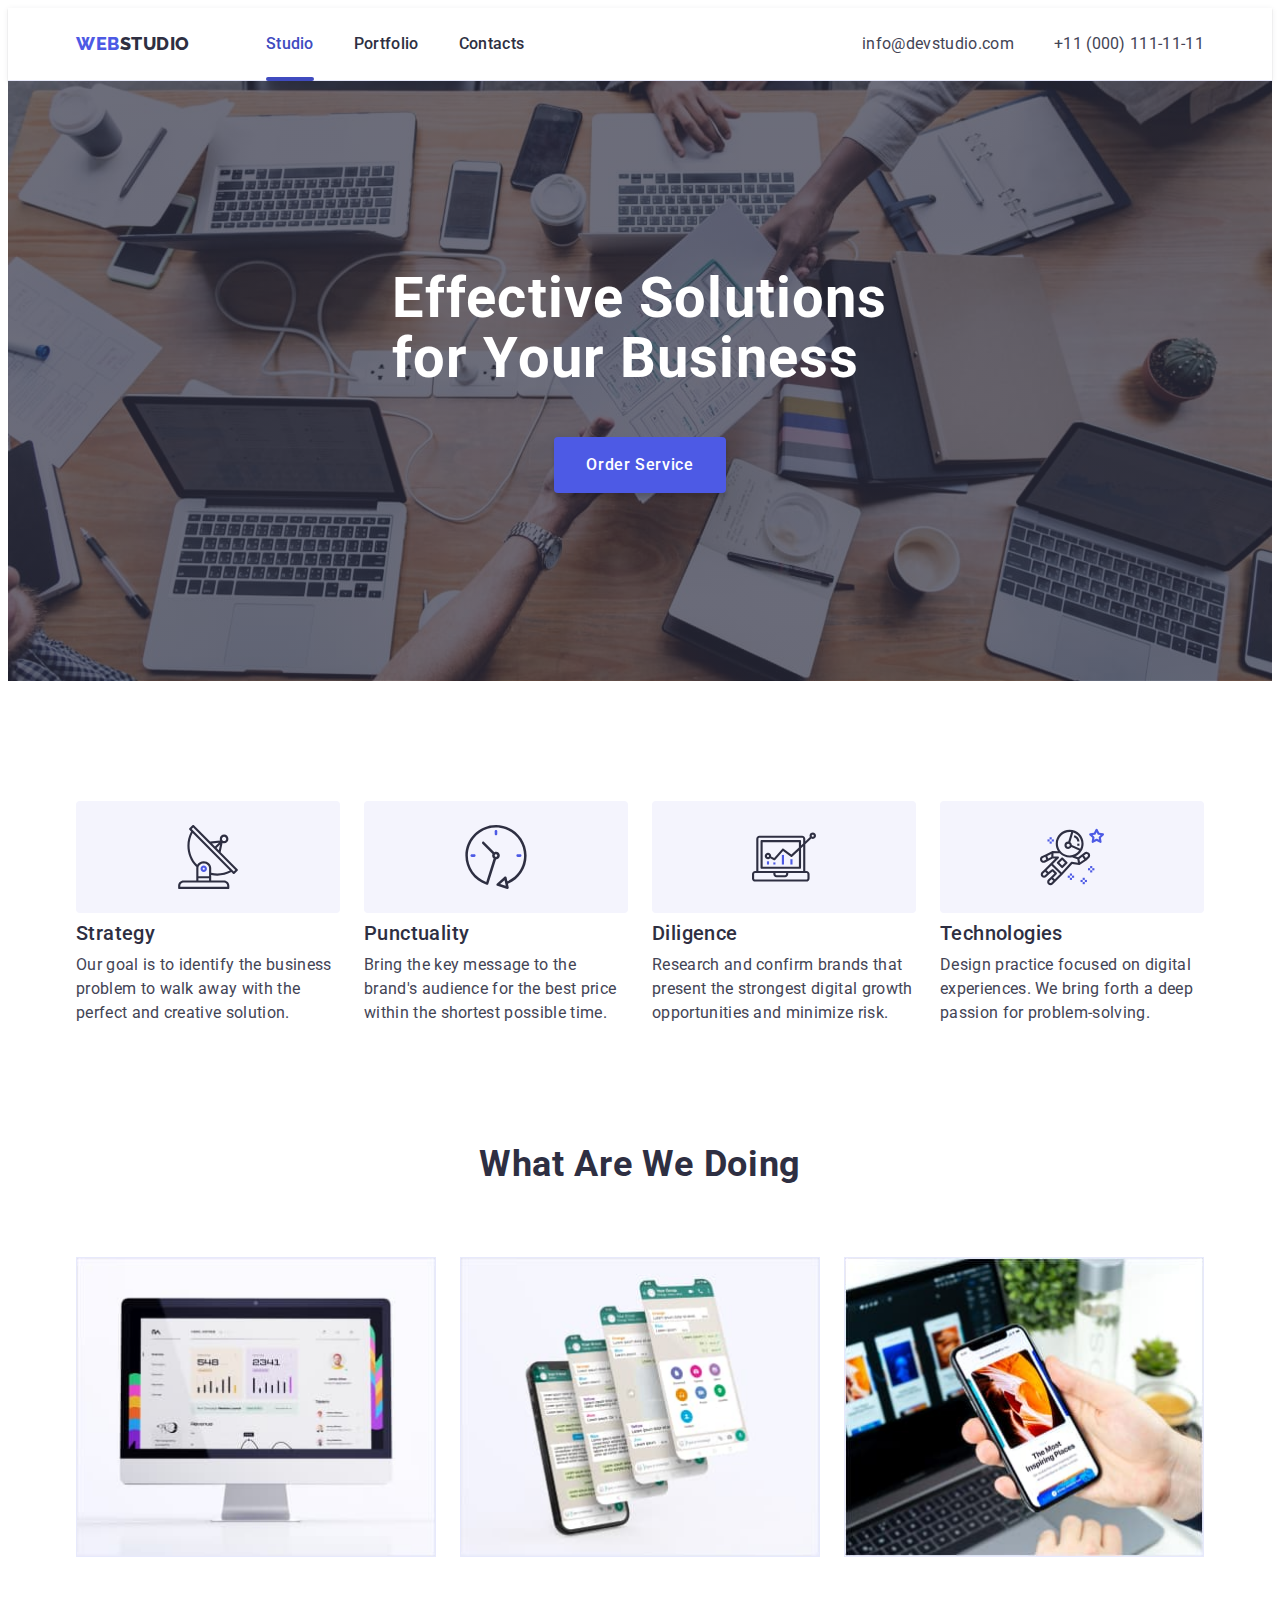
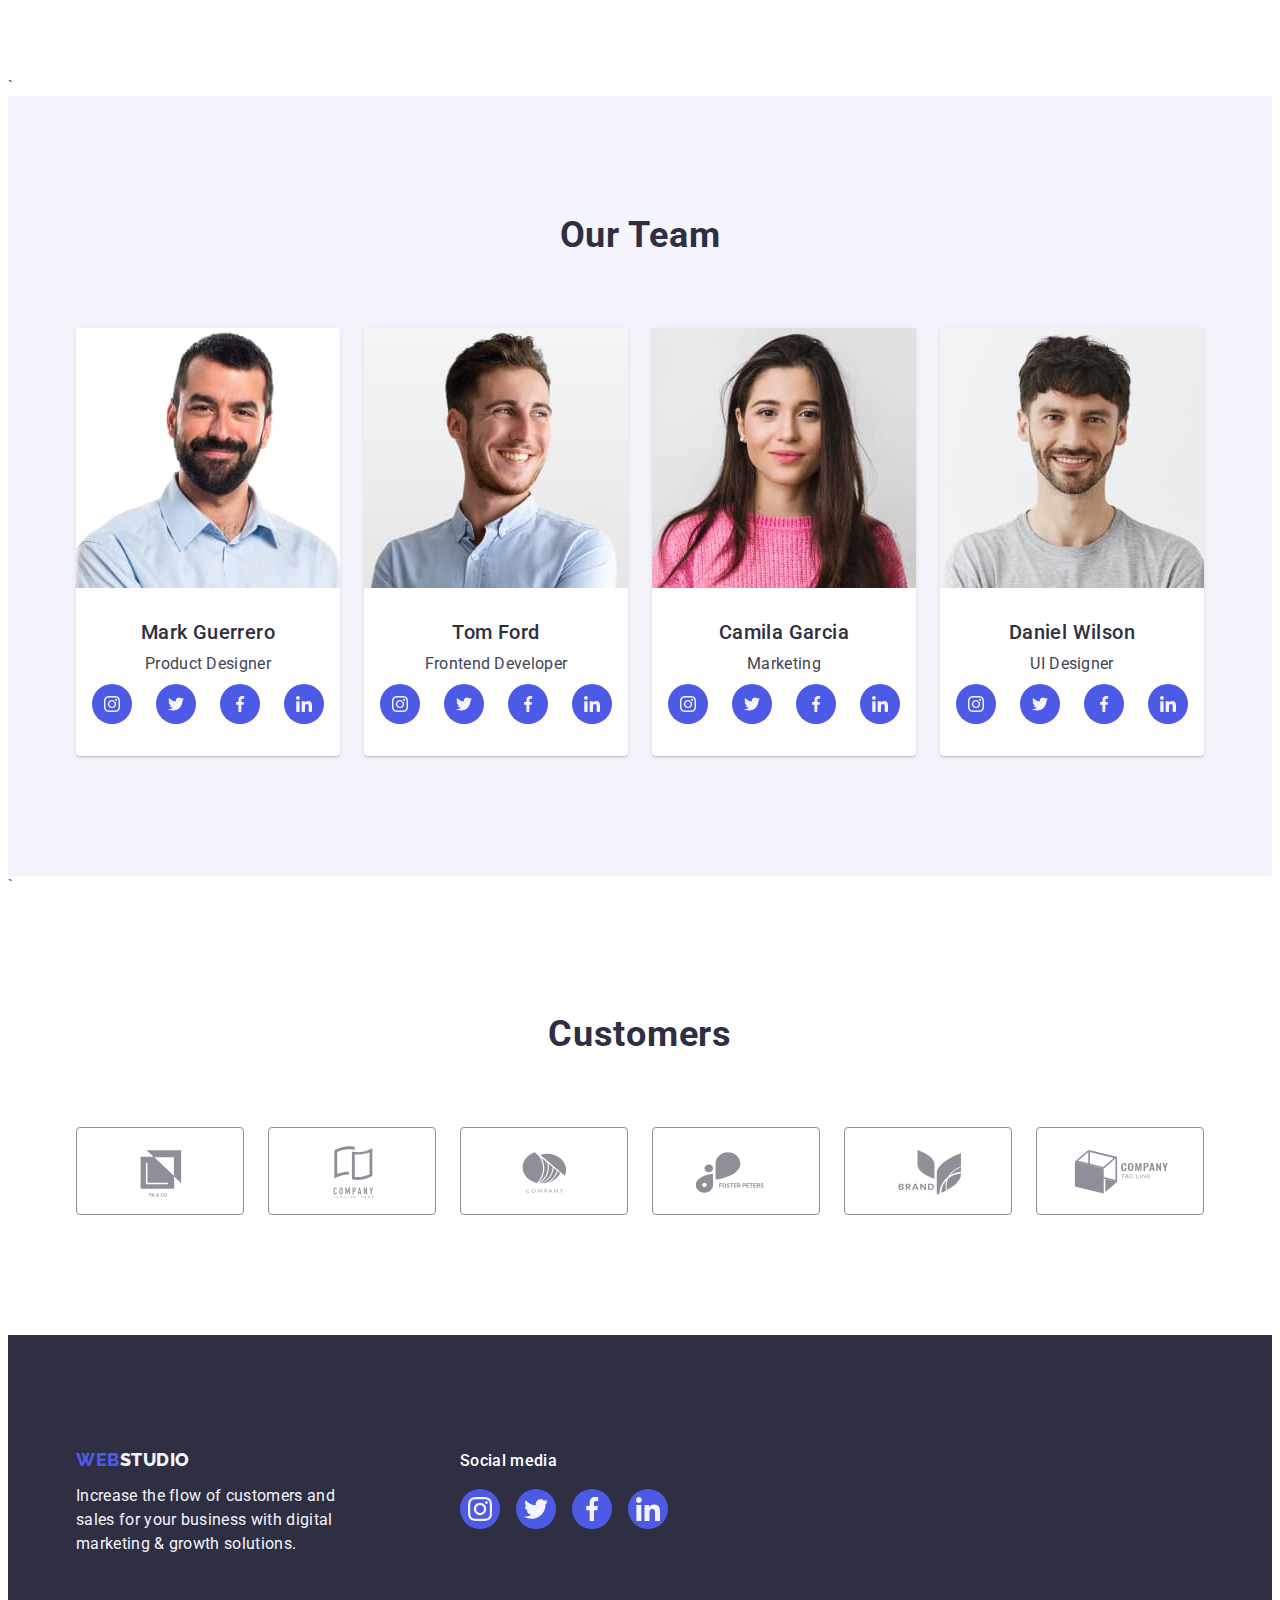
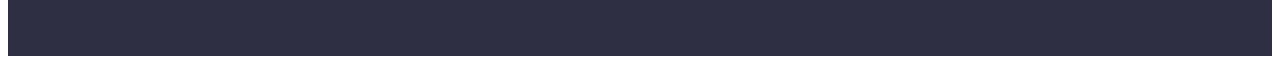
<file: index.html>
<!DOCTYPE html>
<html lang="en">

<head>
  <meta charset="UTF-8" />
  <meta http-equiv="X-UA-Compatible" content="IE=edge" />
  <meta name="viewport" content="width=device-width, initial-scale=1.0" />
  <title>Studio</title>
  <link rel="stylesheet" href="https://cdnjs.cloudflare.com/ajax/libs/modern-normalize/2.0.0/modern-normalize.min.css"
    integrity="sha512-4xo8blKMVCiXpTaLzQSLSw3KFOVPWhm/TRtuPVc4WG6kUgjH6J03IBuG7JZPkcWMxJ5huwaBpOpnwYElP/m6wg=="
    crossorigin="anonymous" referrerpolicy="no-referrer" />
  <link rel="stylesheet" href="./css/styles.css">
  <link rel="preconnect" href="https://fonts.googleapis.com">
  <link rel="preconnect" href="https://fonts.gstatic.com" crossorigin>
  <link href="https://fonts.googleapis.com/css2?family=Raleway:wght@800&family=Roboto:wght@400;500;700&display=swap"
    rel="stylesheet">
</head>

<body>

  <!-- !===============================
      HEADER
  !----------------------------------->
  <header class="header">

    <!-- DIV: Flex container 
    todo !-------------------------------->
    <div class="container header-container">

      <!-- LIST: Navigation -->
      <nav class="nav">

        <!-- ? Logo _> Brand -->
        <a class="nav-logo link" href="./index.html" target="_blank" title="WebStudio"><span
            class="logo">Web</span>Studio</a>

        <!-- ? Pagination list -->
        <ul class="nav-list list">

          <li class="nav-item"><a class="nav-link link current" href="./index.html" target="blank"
              title="Studio">Studio</a>
          </li>

          <li class="nav-item"><a class="nav-link link" href="./portfolio.html" target="_blank"
              title="Portfolio">Portfolio</a>
          </li>

          <li class="nav-item"><a class="nav-link link" href="./contacts.html" target="_blank"
              title="Contacts">Contacts</a>
          </li>
        </ul>

      </nav>

      <!-- LIST: Contacts -->
      <address class="address">

        <ul class="address-list list">

          <li class="address-item"><a class="address-link link" href="mailto:info@devstudio.com"
              title="Email">info@devstudio.com</a>
          </li>

          <li class="address-item"><a class="address-link link" href="tel:+110001111111" title="Phone number">
              +11 (000) 111-11-11</a>
          </li>
        </ul>
      </address>

    </div>

  </header>

  <!-- !===============================
      MAIN
  !----------------------------------->
  <main class="main">

    <!-- SECTION: Hero -->
    <section class="hero">

      <!-- DIV: Flex container  
      todo:!-------------------------------->
      <div class="container hero-container">

        <!-- ? Hero bar -lg -->
        <h1 class="hero-title">Effective Solutions for Your Business</h1>
        <button class="hero-btn btn open-modal" type="button" data-modal-open>Order Service</button>
      </div>

    </section>

    <!-- SECTION: Features -->
    <section class="section features">

      <!-- DIV: Flex container 
      todo:!-------------------------------->
      <div class="container">
        <h2 class="features-title visually-hidden">Features</h2>

        <!-- LIST: Feature list -->
        <ul class="features-list list">

          <!-- ITEM: Features desc -->
          <li class="features-item">
            <div class="features-item-img">
              <svg class="features-item-icon" width="64" height="64">
                <use href="./images/icons.svg#icon-antenna"></use>
              </svg>
            </div>
            <h3 class="features-item-title">Strategy</h3>
            <p class="features-item-text">
              Our goal is to identify the business problem to walk away with the
              perfect and creative solution.
            </p>
          </li>
          <!-- ITEM: Features desc -->
          <li class="features-item">
            <div class="features-item-img">
              <svg class="features-item-icon" width="64" height="64">
                <use href="./images/icons.svg#icon-clock"></use>
              </svg>
            </div>
            <h3 class="features-item-title">Punctuality</h3>
            <p class="features-item-text">
              Bring the key message to the brand's audience for the best price
              within the shortest possible time.
            </p>
          </li>
          <!-- ITEM: Features desc -->
          <li class="features-item">
            <div class="features-item-img">
              <svg class="features-item-icon" width="64" height="64">
                <use href="./images/icons.svg#icon-diagram"></use>
              </svg>
            </div>
            <h3 class="features-item-title">Diligence</h3>
            <p class="features-item-text">
              Research and confirm brands that present the strongest digital
              growth opportunities and minimize risk.
            </p>
          </li>
          <!-- ITEM: Features desc -->
          <li class="features-item">
            <div class="features-item-img">
              <svg class="features-item-icon" width="64" height="64">
                <use href="./images/icons.svg#icon-astronaut"></use>
              </svg>
            </div>
            <h3 class="features-item-title">Technologies</h3>
            <p class="features-item-text">
              Design practice focused on digital experiences. We bring forth a
              deep passion for problem-solving.
            </p>
          </li>
        </ul>
      </div>

    </section>

    <!-- SECTION: About -->
    <section class="section about">

      <!-- DIV: Flex container
      todo !-------------------------------->
      <div class="container about-container">
        <h2 class="about-title">What are we doing</h2>

        <!-- LIST: About list  -->
        <ul class="about-list list">

          <!-- ITEM: About item -->
          <li class="about-item">
            <img class="about-item-img" src="./images/studio/gadgets-gallery-img-1.jpg" alt="Apple iMac" width="360"
              height="300" />
          </li>
          <!-- ITEM: About item -->
          <li class="about-item">
            <img class="about-item-img" src="./images/studio/gadgets-gallery-img-2.jpg"
              alt="Opened messanger on smartphone" width="360" height="300" />
          </li>
          <!-- ITEM: About item -->
          <li class="about-item">
            <img class="about-item-img" src="./images/studio/gadgets-gallery-img-3.jpg"
              alt="Opened webpage on smatrphone" width="360" height="300" />
          </li>
        </ul>
      </div>

    </section>

    <!-- SECTION: Team -->`
    <section class="section team">

      <!-- DIV: Flex container 
      todo !-------------------------------->
      <div class="container team-container">
        <h2 class="team-title">Our Team</h2>

        <!-- LIST: Team list  -->
        <ul class="team-list list">

          <!-- ITEM: Team item -->
          <li class="team-item">
            <img class="team-item-img" src="./images/studio/team-card-img-1.jpg" alt="Mark Guerrero - Product Designer"
              width="264" height="260" />
            <div class="team-item-desc">
              <h3 class="team-item-title">Mark Guerrero</h3>
              <p class="team-item-text">Product Designer</p>

              <!-- LIST: Social Icons list  -->
              <ul class="team-soc-list list">

                <!-- ITEM: Social Icon link -->
                <li class="team-soc-item">
                  <a href="" class="team-soc-link link" target="_blank" rel="noopener noreferrer nofollow">
                    <svg class="team-soc-icon" width="16" height="16">
                      <use href="./images/icons.svg#icon-instagram"></use>
                    </svg>
                  </a>
                </li>

                <!-- ITEM: Social Icon link -->
                <li class="team-soc-item">
                  <a href="" class="team-soc-link link" target="_blank" rel="noopener noreferrer nofollow">
                    <svg class="team-soc-icon" width="16" height="16">
                      <use href="./images/icons.svg#icon-twitter"></use>
                    </svg>
                  </a>
                </li>

                <!-- ITEM: Social Icon link -->
                <li class="team-soc-item">
                  <a href="" class="team-soc-link link" target="_blank" rel="noopener noreferrer nofollow">
                    <svg class="team-soc-icon" width="16" height="16">
                      <use href="./images/icons.svg#icon-facebook"></use>
                    </svg>
                  </a>
                </li>

                <!-- ITEM: Social Icon link -->
                <li class="team-soc-item">
                  <a href="" class="team-soc-link link" target="_blank" rel="noopener noreferrer nofollow">
                    <svg class="team-soc-icon" width="16" height="16">
                      <use href="./images/icons.svg#icon-linkedin"></use>
                    </svg>
                  </a>
                </li>
              </ul>
            </div>
          </li>
          <!-- ITEM: Team item -->
          <li class="team-item">
            <img class="team-item-img" src="./images/studio/team-card-img-2.jpg" alt="Tom Ford - Frontend Developer"
              width="264" height="260" />
            <div class="team-item-desc">
              <h3 class="team-item-title">Tom Ford</h3>
              <p class="team-item-text">Frontend Developer</p>

              <!-- LIST: Social Icons list  -->
              <ul class="team-soc-list list">

                <!-- ITEM: Social Icon link -->
                <li class="team-soc-item">
                  <a href="" class="team-soc-link link" target="_blank" rel="noopener noreferrer nofollow">
                    <svg class="team-soc-icon" width="16" height="16">
                      <use href="./images/icons.svg#icon-instagram"></use>
                    </svg>
                  </a>
                </li>

                <!-- ITEM: Social Icon link -->
                <li class="team-soc-item">
                  <a href="" class="team-soc-link link" target="_blank" rel="noopener noreferrer nofollow">
                    <svg class="team-soc-icon" width="16" height="16">
                      <use href="./images/icons.svg#icon-twitter"></use>
                    </svg>
                  </a>
                </li>

                <!-- ITEM: Social Icon link -->
                <li class="team-soc-item">
                  <a href="" class="team-soc-link link" target="_blank" rel="noopener noreferrer nofollow">
                    <svg class="team-soc-icon" width="16" height="16">
                      <use href="./images/icons.svg#icon-facebook"></use>
                    </svg>
                  </a>
                </li>

                <!-- ITEM: Social Icon link -->
                <li class="team-soc-item">
                  <a href="" class="team-soc-link link" target="_blank" rel="noopener noreferrer nofollow">
                    <svg class="team-soc-icon" width="16" height="16">
                      <use href="./images/icons.svg#icon-linkedin"></use>
                    </svg>
                  </a>
                </li>
              </ul>
            </div>
          </li>
          <!-- ITEM: Team item -->
          <li class="team-item">
            <img class="team-item-img" src="./images/studio/team-card-img-3.jpg" alt="Camila Garcia - Marketing"
              width="264" height="260" />
            <div class="team-item-desc">
              <h3 class="team-item-title">Camila Garcia</h3>
              <p class="team-item-text">Marketing</p>

              <!-- LIST: Social Icons list  -->
              <ul class="team-soc-list list">

                <!-- ITEM: Social Icon link -->
                <li class="team-soc-item">
                  <a href="" class="team-soc-link link" target="_blank" rel="noopener noreferrer nofollow">
                    <svg class="team-soc-icon" width="16" height="16">
                      <use href="./images/icons.svg#icon-instagram"></use>
                    </svg>
                  </a>
                </li>

                <!-- ITEM: Social Icon link -->
                <li class="team-soc-item">
                  <a href="" class="team-soc-link link" target="_blank" rel="noopener noreferrer nofollow">
                    <svg class="team-soc-icon" width="16" height="16">
                      <use href="./images/icons.svg#icon-twitter"></use>
                    </svg>
                  </a>
                </li>

                <!-- ITEM: Social Icon link -->
                <li class="team-soc-item">
                  <a href="" class="team-soc-link link" target="_blank" rel="noopener noreferrer nofollow">
                    <svg class="team-soc-icon" width="16" height="16">
                      <use href="./images/icons.svg#icon-facebook"></use>
                    </svg>
                  </a>
                </li>

                <!-- ITEM: Social Icon link -->
                <li class="team-soc-item">
                  <a href="" class="team-soc-link link" target="_blank" rel="noopener noreferrer nofollow">
                    <svg class="team-soc-icon" width="16" height="16">
                      <use href="./images/icons.svg#icon-linkedin"></use>
                    </svg>
                  </a>
                </li>
              </ul>
            </div>
          </li>
          <!-- ITEM: Team item -->
          <li class="team-item">
            <img class="team-item-img" src="./images/studio/team-card-img-4.jpg" alt="Daniel Wilson - UI Designer"
              width="264" height="260" />
            <div class="team-item-desc">
              <h3 class="team-item-title">Daniel Wilson</h3>
              <p class="team-item-text">UI Designer</p>

              <!-- LIST: Social Icons list  -->
              <ul class="team-soc-list list">

                <!-- ITEM: Social Icon link -->
                <li class="team-soc-item">
                  <a href="" class="team-soc-link link" target="_blank" rel="noopener noreferrer nofollow">
                    <svg class="team-soc-icon" width="16" height="16">
                      <use href="./images/icons.svg#icon-instagram"></use>
                    </svg>
                  </a>
                </li>

                <!-- ITEM: Social Icon link -->
                <li class="team-soc-item">
                  <a href="" class="team-soc-link link" target="_blank" rel="noopener noreferrer nofollow">
                    <svg class="team-soc-icon" width="16" height="16">
                      <use href="./images/icons.svg#icon-twitter"></use>
                    </svg>
                  </a>
                </li>

                <!-- ITEM: Social Icon link -->
                <li class="team-soc-item">
                  <a href="" class="team-soc-link link" target="_blank" rel="noopener noreferrer nofollow">
                    <svg class="team-soc-icon" width="16" height="16">
                      <use href="./images/icons.svg#icon-facebook"></use>
                    </svg>
                  </a>
                </li>

                <!-- ITEM: Social Icon link -->
                <li class="team-soc-item">
                  <a href="" class="team-soc-link link" target="_blank" rel="noopener noreferrer nofollow">
                    <svg class="team-soc-icon" width="16" height="16">
                      <use href="./images/icons.svg#icon-linkedin"></use>
                    </svg>
                  </a>
                </li>
              </ul>
            </div>
          </li>
        </ul>
      </div>
    </section>

    <!-- SECTION: Customers -->`
    <section class="section customers">

      <!-- DIV: Flex container -->
      <div class="container customers-container">
        <h2 class="customers-title">Customers</h2>

        <!-- LIST: Customers list  -->
        <ul class="customers-list list">

          <!-- ITEM: Customers item -->
          <li class="customers-item">
            <a href="" class="customers-link link" target="blank" rel="noopener noreferrer nofollow">
              <svg class="customers-link-icon" width="104" height="56">
                <use href="./images/icons.svg#icon-logo-1"></use>
              </svg>
            </a>
          </li>

          <!-- ITEM: Customers item -->
          <li class="customers-item">
            <a href="" class="customers-link link" target="blank" rel="noopener noreferrer nofollow">
              <svg class="customers-link-icon" width="104" height="56">
                <use href="./images/icons.svg#icon-logo-2"></use>
              </svg>
            </a>
          </li>

          <!-- ITEM: Customers item -->
          <li class="customers-item">
            <a href="" class="customers-link link" target="blank" rel="noopener noreferrer nofollow">
              <svg class="customers-link-icon" width="104" height="56">
                <use href="./images/icons.svg#icon-logo-3"></use>
              </svg>
            </a>
          </li>

          <!-- ITEM: Customers item -->
          <li class="customers-item">
            <a href="" class="customers-link link" target="blank" rel="noopener noreferrer nofollow">
              <svg class="customers-link-icon" width="104" height="56">
                <use href="./images/icons.svg#icon-logo-4"></use>
              </svg>
            </a>
          </li>

          <!-- ITEM: Customers item -->
          <li class="customers-item">
            <a href="" class="customers-link link" target="blank" rel="noopener noreferrer nofollow">
              <svg class="customers-link-icon" width="104" height="56">
                <use href="./images/icons.svg#icon-logo-5"></use>
              </svg>
            </a>
          </li>

          <!-- ITEM: Customers item -->
          <li class="customers-item">
            <a href="" class="customers-link link" target="blank" rel="noopener noreferrer nofollow">
              <svg class="customers-link-icon" width="104" height="56">
                <use href="./images/icons.svg#icon-logo-6"></use>
              </svg>
            </a>
          </li>
        </ul>
      </div>
    </section>

  </main>

  <!-- !===============================
      FOOTER
  !----------------------------------->
  <footer class="footer">

    <!-- DIV: Flex container 
    todo !-------------------------------->
    <div class="container footer-container">

      <div class="footer-slogan">

        <a class="footer-slogan-logo link" href="./index.html" target="_blank" title="WebStudio">
          <span class="logo">Web</span>Studio
        </a>

        <p class="footer-slogan-text">
          Increase the flow of customers and sales for your business with digital
          marketing & growth solutions.
        </p>
      </div>

      <div class="footer-socials">
        <p class="footer-socials-text">Social media</p>

        <!-- LIST: Social Icons list  -->
        <ul class="footer-socials-list list">

          <!-- ITEM: Social Icon link -->
          <li class="footer-socials-item">
            <a href="" class="footer-socials-link link" target="_blank" rel="noopener noreferrer nofollow">
              <svg class="footer-socials-icon" width="24" height="24">
                <use href="./images/icons.svg#icon-instagram"></use>
              </svg>
            </a>
          </li>

          <!-- ITEM: Social Icon link -->
          <li class="footer-socials-item">
            <a href="" class="footer-socials-link link" target="_blank" rel="noopener noreferrer nofollow">
              <svg class="footer-socials-icon" width="24" height="24">
                <use href="./images/icons.svg#icon-twitter"></use>
              </svg>
            </a>
          </li>

          <!-- ITEM: Social Icon link -->
          <li class="footer-socials-item">
            <a href="" class="footer-socials-link link" target="_blank" rel="noopener noreferrer nofollow">
              <svg class="footer-socials-icon" width="24" height="24">
                <use href="./images/icons.svg#icon-facebook"></use>
              </svg>
            </a>
          </li>

          <!-- ITEM: Social Icon link -->
          <li class="footer-socials-item">
            <a href="" class="footer-socials-link link" target="_blank" rel="noopener noreferrer nofollow">
              <svg class="footer-socials-icon" width="24" height="24">
                <use href="./images/icons.svg#icon-linkedin"></use>
              </svg>
            </a>
          </li>
        </ul>
      </div>
    </div>
  </footer>

  <!-- ?===============================
        MODAL
    ?----------------------------------->
  <div class="backdrop is-hidden" data-modal>

    <div class="modal-box">
      <button type="button" class="modal-close-btn" data-modal-close>
        <svg class="close-btn-icon" width="8" height="8">
          <use href="./images/icons.svg#icon-close-btn"></use>
        </svg>
      </button>
    </div>
  </div>

  <script src="./js/modal.js"></script>
</body>

</html>
</file>
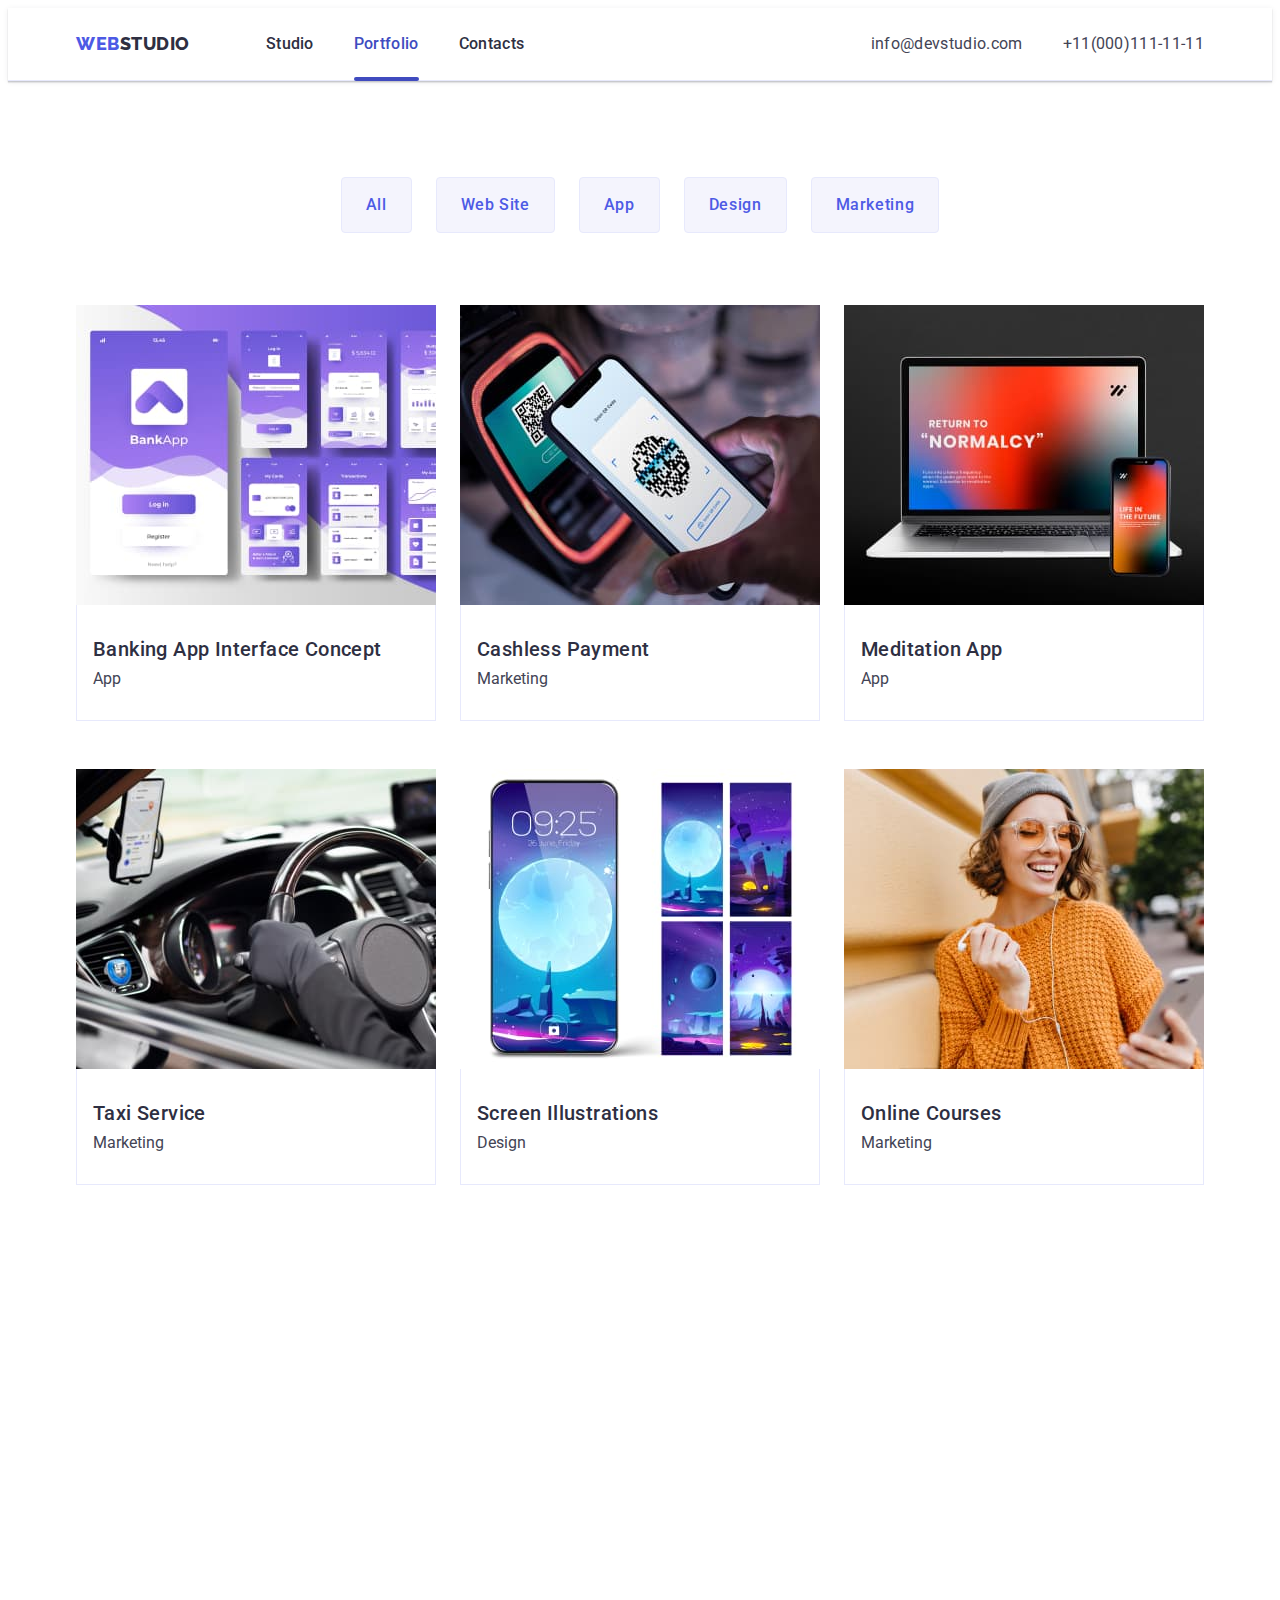
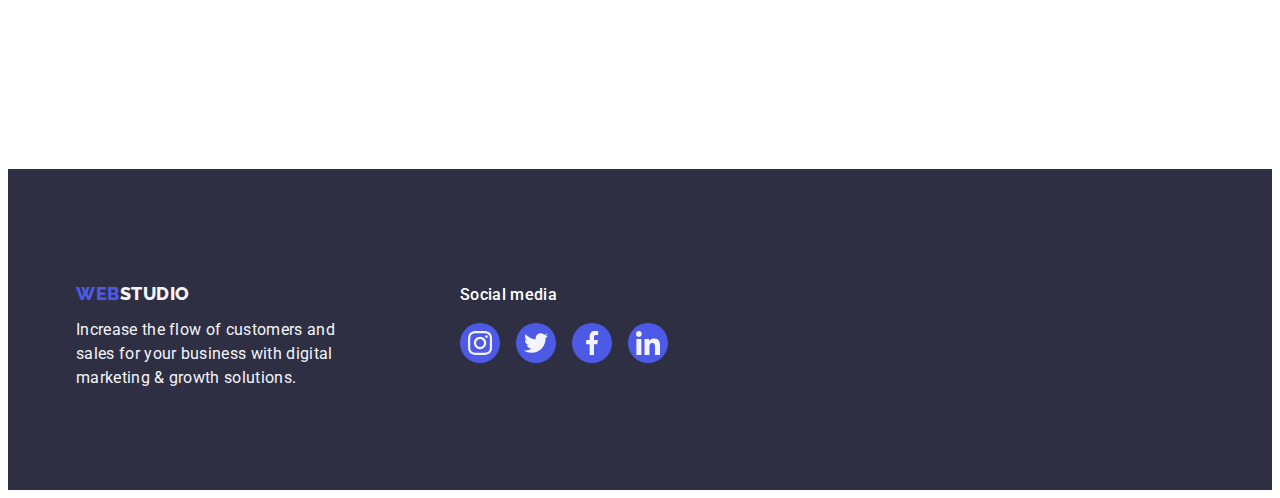
<file: portfolio.html>
<!DOCTYPE html>
<html lang="en">

<head>
    <meta charset="UTF-8">
    <meta http-equiv="X-UA-Compatible" content="IE=edge">
    <meta name="viewport" content="width=device-width, initial-scale=1.0">
    <title>Portfolio</title>
    <link rel="stylesheet" href="https://cdnjs.cloudflare.com/ajax/libs/modern-normalize/2.0.0/modern-normalize.min.css"
        integrity="sha512-4xo8blKMVCiXpTaLzQSLSw3KFOVPWhm/TRtuPVc4WG6kUgjH6J03IBuG7JZPkcWMxJ5huwaBpOpnwYElP/m6wg=="
        crossorigin="anonymous" referrerpolicy="no-referrer" />
    <link rel="stylesheet" href="./css/styles.css">
    <link rel="preconnect" href="https://fonts.googleapis.com">
    <link rel="preconnect" href="https://fonts.gstatic.com" crossorigin>
    <link href="https://fonts.googleapis.com/css2?family=Raleway:wght@800&family=Roboto:wght@400;500;700&display=swap"
        rel="stylesheet">
    <link rel="stylesheet" href="https://unpkg.com/aos@next/dist/aos.css" />
</head>

<body>

    <!-- !=============================== 
        HEADER
    !----------------------------------->
    <header class="header">

        <!-- DIV: Flex container 
        todo !-------------------------------->
        <div class="container header-container">

            <!-- LIST: Navigation -->
            <nav class="nav">

                <!-- ? Logo _> Brand -->
                <a class="nav-logo link" href="./index.html" target="_blank" title="WebStudio"><span
                        class="logo">Web</span>Studio</a>

                <!-- ? Pagination list -->
                <ul class="nav-list list">

                    <li class="nav-item"><a class="nav-link link" href="./index.html" target="blank"
                            title="Studio">Studio</a>
                    </li>

                    <li class="nav-item"><a class="nav-link link current" href="./portfolio.html" target="_blank"
                            title="Portfolio">Portfolio</a>
                    </li>

                    <li class="nav-item"><a class="nav-link link" href="./contacts.html" target="_blank"
                            title="Contacts">Contacts</a>
                    </li>
                </ul>

            </nav>

            <!-- LIST: Address -->
            <address class="address">
                <ul class="address-list list">

                    <li class="address-item"><a class="address-link link" href="mailto:info@devstudio.com"
                            title="Email">info@devstudio.com</a>
                    </li>

                    <li class="address-item"><a class="address-link link" href="tel:+110001111111"
                            title="Phone number">+11(000)111-11-11</a>
                    </li>
                </ul>
            </address>

        </div>

    </header>

    <!-- !===============================
        MAIN
    !----------------------------------->
    <main class="main">

        <!-- SECTION: Projects -->
        <section class="section projects">

            <!-- DIV: Flex container  
            todo: !------------------------------->
            <div class="projects-container container">

                <h1 class="projects-title visually-hidden">Projects</h1>

                <!-- LIST: Buttons list -->
                <ul class="projects-btn-list list">

                    <!-- ITEM: Button -->
                    <li class="projects-item-btn">
                        <button class="projects-btn btn" type="button"><span>All</span></button>
                    </li>

                    <!-- ITEM: Button -->
                    <li class="projects-item-btn">
                        <button class="projects-btn btn" type="button"><span>Web Site</span></button>
                    </li>

                    <!-- ITEM: Button -->
                    <li class="projects-item-btn">
                        <button class="projects-btn btn" type="button"><span>App</span></button>
                    </li>

                    <!-- ITEM: Button -->
                    <li class="projects-item-btn">
                        <button class="projects-btn btn" type="button"><span>Design</span></button>
                    </li>

                    <!-- ITEM: Button -->
                    <li class="projects-item-btn">
                        <button class="projects-btn btn" type="button"><span>Marketing</span></button>
                    </li>
                </ul>

                <!-- LIST: Cards list -->
                <ul class="projects-list list">
                    <!-- ITEM: Card -->
                    <li class="projects-list-item" data-aos="zoom-in">
                        <a class="projects-item-link link" href="">
                            <div class="projects-cover-wrap">
                                <img class="projects-cover-img" src="./images/porfolio/porfolio-img-1.jpg"
                                    alt="Examples of app pages" width="360" height="360">
                                <p class="projects-cover-text">14 Stylish and User-Friendly App Design Concepts ·
                                    Task
                                    Manager App · Calorie Tracker App · Exotic Fruit Ecommerce App · Cloud Storage
                                    App
                                </p>
                            </div>
                            <div class="projects-item-desc">
                                <h2 class="projects-item-title">Banking App Interface Concept</h2>
                                <p class="projects-item-text item-text">App</p>
                            </div>
                        </a>
                    </li>
                    <!-- ITEM: Card -->
                    <li class="projects-list-item" data-aos="zoom-in">
                        <a class="projects-item-link link" href="">
                            <div class="projects-cover-wrap">
                                <img class="projects-cover-img" src="./images/porfolio/porfolio-img-2.jpg"
                                    alt="Smartphone scans the QR-code" width="360" height="360">
                                <p class="projects-cover-text">14 Stylish and User-Friendly App Design Concepts · Task
                                    Manager App · Calorie Tracker App · Exotic Fruit Ecommerce App · Cloud Storage App
                                </p>
                            </div>
                            <div class="projects-item-desc">
                                <h2 class="projects-item-title">Cashless Payment</h2>
                                <p class="projects-item-text">Marketing</p>
                            </div>
                        </a>
                    </li>
                    <!-- ITEM: Card -->
                    <li class="projects-list-item" data-aos="zoom-in">
                        <a class="projects-item-link link" href="">
                            <div class="projects-cover-wrap">
                                <img class="projects-cover-img" src="./images/porfolio/porfolio-img-3.jpg"
                                    alt="Laptop and smartphone in the front" width="360" height="360">
                                <p class="projects-cover-text">14 Stylish and User-Friendly App Design Concepts · Task
                                    Manager App · Calorie Tracker App · Exotic Fruit Ecommerce App · Cloud Storage App
                                </p>
                            </div>
                            <div class="projects-item-desc">
                                <h2 class="projects-item-title">Meditation App</h2>
                                <p class="projects-item-text">App</p>
                            </div>
                        </a>
                    </li>
                    <!-- ITEM: Card -->
                    <li class="projects-list-item" data-aos="zoom-in">
                        <a class="projects-item-link link" href="">
                            <div class="projects-cover-wrap">
                                <img class="projects-cover-img" src="./images/porfolio/porfolio-img-4.jpg"
                                    alt="Man driving a taxi" width="360" height="360">
                                <p class="projects-cover-text">14 Stylish and User-Friendly App Design Concepts · Task
                                    Manager App · Calorie Tracker App · Exotic Fruit Ecommerce App · Cloud Storage App
                                </p>
                            </div>
                            <div class="projects-item-desc">
                                <h2 class="projects-item-title">Taxi Service</h2>
                                <p class="projects-item-text">Marketing</p>
                            </div>
                        </a>
                    </li>
                    <!-- ITEM: Card -->
                    <li class="projects-list-item" data-aos="zoom-in">
                        <a class="projects-item-link link" href="">
                            <div class="projects-cover-wrap">
                                <img class="projects-cover-img" src="./images/porfolio/porfolio-img-5.jpg"
                                    alt="Screen Illustrations from smartphone" width="360" height="360">
                                <p class="projects-cover-text">14 Stylish and User-Friendly App Design Concepts · Task
                                    Manager App · Calorie Tracker App · Exotic Fruit Ecommerce App · Cloud Storage App
                                </p>
                            </div>
                            <div class="projects-item-desc">
                                <h2 class="projects-item-title">Screen Illustrations</h2>
                                <p class="projects-item-text">Design</p>
                            </div>
                        </a>
                    </li>
                    <!-- ITEM: Card -->
                    <li class="projects-list-item" data-aos="zoom-in">
                        <a class="projects-item-link link" href="">
                            <div class="projects-cover-wrap">
                                <img class="projects-cover-img" src="./images/porfolio/porfolio-img-6.jpg"
                                    alt="Woman look at the smartphone" width="360" height="360">
                                <p class="projects-cover-text">14 Stylish and User-Friendly App Design Concepts · Task
                                    Manager App · Calorie Tracker App · Exotic Fruit Ecommerce App · Cloud Storage App
                                </p>
                            </div>
                            <div class="projects-item-desc">
                                <h2 class="projects-item-title">Online Courses</h2>
                                <p class="projects-item-text">Marketing</p>
                            </div>
                        </a>
                    </li>
                    <!-- ITEM: Card -->
                    <li class="projects-list-item" data-aos="zoom-in">
                        <a class="projects-item-link link" href="">
                            <div class="projects-cover-wrap">
                                <img class="projects-cover-img" src="./images/porfolio/porfolio-img-7.jpg"
                                    alt="Instagram stories pages" width="360" height="360">
                                <p class="projects-cover-text">14 Stylish and User-Friendly App Design Concepts · Task
                                    Manager App · Calorie Tracker App · Exotic Fruit Ecommerce App · Cloud Storage App
                                </p>
                            </div>
                            <div class="projects-item-desc">
                                <h2 class="projects-item-title">Instagram Stories Concept</h2>
                                <p class="projects-item-text">Design</p>
                            </div>
                        </a>
                    </li>
                    <!-- ITEM: Card -->
                    <li class="projects-list-item" data-aos="zoom-in">
                        <a class="projects-item-link link" href="">
                            <div class="projects-cover-wrap">
                                <img class="projects-cover-img" src="./images/porfolio/porfolio-img-8.jpg"
                                    alt="Woman carries a bag with organic food" width="360" height="360">
                                <p class="projects-cover-text">14 Stylish and User-Friendly App Design Concepts · Task
                                    Manager App · Calorie Tracker App · Exotic Fruit Ecommerce App · Cloud Storage App
                                </p>
                            </div>
                            <div class="projects-item-desc">
                                <h2 class="projects-item-title">Organic Food</h2>
                                <p class="projects-item-text">Web Site</p>
                            </div>
                        </a>
                    </li>
                    <!-- ITEM: Card -->
                    <li class="projects-list-item" data-aos="zoom-in">
                        <a class="projects-item-link link" href="">
                            <div class="projects-cover-wrap">
                                <img class="projects-cover-img" src="./images/porfolio/porfolio-img-9.jpg"
                                    alt="Barista prepares cup of coffee" width="360" height="360">
                                <p class="projects-cover-text">14 Stylish and User-Friendly App Design Concepts · Task
                                    Manager App · Calorie Tracker App · Exotic Fruit Ecommerce App · Cloud Storage App
                                </p>
                            </div>
                            <div class="projects-item-desc">
                                <h2 class="projects-item-title">Fresh Coffee</h2>
                                <p class="projects-item-text">Web Site</p>
                            </div>
                        </a>
                    </li>
                </ul>
            </div>
        </section>

    </main>

    <!-- !===============================
        FOOTER
    !----------------------------------->
    <footer class="footer">

        <!-- DIV: Flex container 
        todo !-------------------------------->
        <div class="container footer-container">

            <div class="footer-slogan">

                <a class="footer-slogan-logo link" href="./index.html" target="_blank" title="WebStudio">
                    <span class="logo">Web</span>Studio
                </a>

                <p class="footer-slogan-text">
                    Increase the flow of customers and sales for your business with digital
                    marketing & growth solutions.
                </p>
            </div>

            <div class="footer-socials">
                <p class="footer-socials-text">Social media</p>

                <!-- LIST: Social Icons list  -->
                <ul class="footer-socials-list list">

                    <!-- ITEM: Social Icon link -->
                    <li class="footer-socials-item">
                        <a href="" class="footer-socials-link link" target="_blank" rel="noopener noreferrer nofollow">
                            <svg class="footer-socials-icon" width="24" height="24">
                                <use href="./images/icons.svg#icon-instagram"></use>
                            </svg>
                        </a>
                    </li>

                    <!-- ITEM: Social Icon link -->
                    <li class="footer-socials-item">
                        <a href="" class="footer-socials-link link" target="_blank" rel="noopener noreferrer nofollow">
                            <svg class="footer-socials-icon" width="24" height="24">
                                <use href="./images/icons.svg#icon-twitter"></use>
                            </svg>
                        </a>
                    </li>

                    <!-- ITEM: Social Icon link -->
                    <li class="footer-socials-item">
                        <a href="" class="footer-socials-link link" target="_blank" rel="noopener noreferrer nofollow">
                            <svg class="footer-socials-icon" width="24" height="24">
                                <use href="./images/icons.svg#icon-facebook"></use>
                            </svg>
                        </a>
                    </li>

                    <!-- ITEM: Social Icon link -->
                    <li class="footer-socials-item">
                        <a href="" class="footer-socials-link link" target="_blank" rel="noopener noreferrer nofollow">
                            <svg class="footer-socials-icon" width="24" height="24">
                                <use href="./images/icons.svg#icon-linkedin"></use>
                            </svg>
                        </a>
                    </li>
                </ul>
            </div>

        </div>

    </footer>

    <script src="https://unpkg.com/aos@next/dist/aos.js"></script>
    <script>
        AOS.init({
            mirror: true
        });
    </script>
</body>

</html>
</file>
<file: css/styles.css>
:root {
  /* ? +++++++++++++++++++++++++++++
     ! CUSTOM PROPERTIES
    ? ++++++++++++++++++++++++++++ */

  /* ? ITEM: 
  /* ! logo color  */
  --brand-logo-color: #4d5ae5;

  /* todo:
  /** headings, text & link colors  */
  --c-body-text: #434455;
  --c-header-text: #2e2f42;
  --c-footer-slogan-text: #f4f4fd;
  --c-main-titles: #fff;
  --c-headings: #2e2f42;
  --c-links: #2e2f42;
  --c-links-hov: #404bbf;
  --c-team-soc-link: #fff;
  --c-team-soc-icon: #f4f4fd;
  --c-footer-social-link: #f4f4fd;
  --c-customers-link: #8E8F99;
  --c-customers-link-hov: #404bbf;
  --c-projects-cover-text: #f4f4fd;

  /*  todo:
  /** backgroud colors  */
  --c-backdrop-bg: rgba(46, 47, 66, 0.4);
  --c-modal-box-bg: #fcfcfc;
  --c-hero-bg: #2e2f42;
  --c-footer-bg: #2e2f42;
  --c-features-item-img-bg: #f4f4fd;
  --c-team-bg: #f4f4fd;
  --c-team-item-bg: #fff;
  --c-team-item-link-bg-hov: #404bbf;
  --c-team-soc-link-bg: #4d5ae5;
  --c-footer-social-link-bg: #4d5ae5;
  --c-footer-social-link-bg-hov: #31d0aa;
  --c-portfolio-projects-item-bg: #fff;
  --c-projects-cover-text-bg: #4d5ae5;

  /*  todo:
  /** button colors : text, bg & borders */
  --c-close-btn-icon: #2e2f42;
  --c-close-btn-icon-hov: #fff;
  --c-modal-close-btn-bg: #e7e9fc;
  --c-modal-close-btn-bg-hov: #404bbf;
  --c-header-border: #e7e9fc;
  --c-main-btn-font: #fff;
  --c-about-item-border: #E7E9FC;
  --c-customers-item-border: #8E8F99;
  --c-customers-link-border-hov: #404bbf;
  --c-studio-btn-bg: #4d5ae5;
  --c-studio-btn-bg-hov: #404bbf;
  --c-portfolio-btn-font: #4d5ae5;
  --c-portfolio-btn-bg: #f4f4fd;
  --c-portfolio-btn-bg-hov: #404bbf;
  --c-portfolio-item-border: #e7e9fc;
}

/* ? ++++++++++++++++++++++++++++
   ! COMMON PROPERTIES
  ? ++++++++++++++++++++++++++++ */

body {
  font-family: "Roboto", sans-serif;
  color: var(--c-body-text);
}

/* todo: reset default browser styles
? smth like normalize.css */
*,
*::before,
*::after {
  box-sizing: border-box;
}

p,
h1,
h2,
h3,
h4,
h5,
h6 {
  margin: 0;
}

ul,
ol {
  padding: 0;
  margin: 0;
}

img {
  display: block;
  height: auto;
  max-width: 100%;
}

.list {
  list-style: none;
}

.link {
  text-decoration: none;
}

/* todo: to hide title elements
? css trick */
.visually-hidden {
  position: absolute;
  width: 1px;
  height: 1px;
  padding: 0;
  margin: -1px;
  overflow: hidden;
  clip: rect(0 0 0 0);
  white-space: nowrap;
  border: 0;
  clip-path: inset(100%);
}

.section {
  padding: 120px 0;
}

.container {
  display: flex;
  width: 1158px;
  padding: 0 15px;
  margin: 0 auto;
  justify-content: center;
}

.logo {
  display: inline-block;
  color: var(--brand-logo-color);
}

.btn {
  height: 56px;
  min-width: 169px;
  padding: 16px 32px;
  font-family: inherit;
  font-size: 16px;
  font-weight: 500;
  line-height: 1.5;
  letter-spacing: 0.04em;
  cursor: pointer;
  border-radius: 4px;
}

/* todo: titels
! refact [those classes have got the same properties] */
.features-item-title,
.team-item-title,
.projects-item-title {
  margin-bottom: 8px;
  font-size: 20px;
  font-weight: 500;
  line-height: 1.2;
  letter-spacing: 0.02em;
  color: var(--c-headings);
}

/* todo: link & text
! refact [those classes have got the same properties] */
.nav-link,
.address-link,
.features-item-text,
.team-item-text,
.projects-cover-text,
.project-item-text,
.footer-slogan-text,
.footer-socials-text {
  font-size: 16px;
  line-height: 1.5;
  letter-spacing: 0.02em;
}

/* ! +++++++++++++++++++++++++++++
    HEADER: STUDIO Page
  ! ++++++++++++++++++++++++++++ */

.header {
  border-bottom: 1px solid var(--c-header-border);
  box-shadow:
    0px 2px 1px rgba(46, 47, 66, 0.08),
    0px 1px 1px rgba(46, 47, 66, 0.16),
    0px 1px 6px rgba(46, 47, 66, 0.08);
}

.header-container {
  display: flex;
  align-items: center;
  justify-content: space-between;
}

/* LIST: Navigation */

.nav {
  display: flex;
  align-items: center;
}

/* todo: logo
! refact [.footer-slogan-text has the same properies] */
.nav-logo,
.footer-slogan-logo {
  display: block;
  padding: 24px 0;
  font-family: "Raleway";
  font-size: 18px;
  font-weight: 800;
  line-height: 1.17px;
  letter-spacing: 0.03em;
  text-transform: uppercase;
}

.nav-logo {
  margin-right: 76px;
  color: var(--c-header-text);
}

.nav-list {
  display: flex;
  gap: 40px;
}

.nav-link {
  position: relative;
  display: block;
  padding: 24px 0;
  font-weight: 500;
  color: var(--c-links);
  transition: color 250ms cubic-bezier(0.4, 0, 0.2, 1);
}

.nav-link::after {
  position: absolute;
  bottom: 0;
  bottom: -1px;
  left: 0;
  width: 100%;
  height: 4px;
  background-color: var(--c-links-hov);
  border-radius: 2px;
  content: "";
  opacity: 0;
}

.nav-link.current::after {
  opacity: 1;
  animation: enphasisDropDown 250ms ease-in-out;
}

.nav-link.current:hover::after,
.nav-link.current:focus::after {
  opacity: 1;
}

.nav-link:hover,
.nav-link:focus,
.nav-link.current {
  color: var(--c-links-hov);
}

@keyframes enphasisDropDown {
  0% {
    opacity: 0;
    transform: translateY(-24px) scale(0);
  }

  33% {
    opacity: 0.33;
    transform: translateY(-16px) scale(.25);
  }

  66% {
    opacity: 0.66;
    transform: translateY(-8px) scale(.75);
  }

  100% {
    transform: translateY(0) scale(1);
  }
}

/* LIST: Address */

.address {
  margin-left: auto;
}

.address-list {
  display: flex;
  font-style: normal;
  gap: 40px;
}

.address-link {
  display: block;
  padding: 24px 0;
  color: var(--c-body-text);
  transition: color 250ms cubic-bezier(0.4, 0, 0.2, 1);
}

.address-link[title="Email"]:hover,
.address-link[title="Email"]:focus {
  color: var(--c-links-hov);
}

/* ! +++++++++++++++++++++++++++++
    MAIN: STUDIO Page
  ! ++++++++++++++++++++++++++++ */

/* SECTION: Hero */

.hero {
  max-width: 1440px;
  padding: 188px 0;
  margin: 0 auto;
  background-color: var(--c-hero-bg);
  background-image:
    linear-gradient(rgba(46, 47, 66, 0.7), rgba(46, 47, 66, 0.7)),
    url(../images/studio/hero-bg.jpg);
  background-position: center;
  background-repeat: no-repeat;
  background-size: cover;
}

.hero-container {
  display: flex;
  align-items: center;
  flex-direction: column;
}

.hero-title {
  max-width: 496px;
  margin-bottom: 48px;
  font-size: 56px;
  font-weight: 700;
  line-height: 1.07;
  letter-spacing: 0.02em;
  color: var(--c-main-titles);
}

.hero-btn {
  color: var(--c-main-btn-font);
  background-color: var(--c-studio-btn-bg);
  border: none;
  box-shadow: 0 4px 4px rgba(0, 0, 0, 0.15);
  transition: background-color 250ms cubic-bezier(0.4, 0, 0.2, 1);
}

.hero-btn:hover,
.hero-btn:focus {
  background-color: var(--c-studio-btn-bg-hov);
}

/* SECTION: Features */

.features-list {
  display: flex;
  gap: 24px;
}

.features-item {
  width: calc((100% - 3 * 24px) / 4);
}

.features-item-img {
  display: flex;
  height: 112px;
  margin-bottom: 8px;
  background-color: var(--c-features-item-img-bg);
  border-radius: 4px;
  justify-content: center;
  align-items: center;
}

.features-item-icon {
  width: auto;
  height: auto;
}

/* SECTION: About */

.about {
  padding-top: 0;
}

.about-container {
  display: flex;
  flex-direction: column;
}

/* todo: refact
! [.team-title has the same properies] */

.about-item {
  border: 1px solid var(--c-about-item-border);
}

.about-title,
.team-title {
  margin-bottom: 72px;
  font-size: 36px;
  line-height: 1.11;
  letter-spacing: 0.02em;
  color: var(--c-headings);
  text-align: center;
  text-transform: capitalize;
}

.about-list {
  display: flex;
  gap: 24px;
}

/* SECTION Team */

.team {
  background-color: var(--c-team-bg);
}

.team-container {
  display: flex;
  flex-direction: column;
  flex-wrap: nowrap;
}

.team-list {
  display: flex;
  flex-direction: row;
  gap: 24px;
}

.team-item {
  width: calc((100% - 3 * 24px) / 4);
  text-align: center;
  background-color: var(--c-team-item-bg);
  border-radius: 0 0 4px 4px;
  box-shadow:
    0px 1px 6px rgba(46, 47, 66, 0.08),
    0px 1px 1px rgba(46, 47, 66, 0.16),
    0px 2px 1px rgba(46, 47, 66, 0.08);
  transition: box-shadow 250ms cubic-bezier(0.4, 0, 0.2, 1);
}

.team-item-desc {
  padding: 32px 16px;
}

.team-item-text {
  margin-bottom: 8px;
}

.team-soc-list {
  display: flex;
  gap: 24px;
  justify-content: center;
}

.team-soc-item {
  width: 40px;
  height: 40px;
}

.team-soc-link {
  display: flex;
  width: 100%;
  height: 100%;
  color: var(--c-team-soc-link);
  background-color: var(--c-team-soc-link-bg);
  border-radius: 50%;
  transition: background-color 250ms cubic-bezier(0.4, 0, 0.2, 1);
  align-items: center;
  justify-content: center;
}

.team-item:hover {
  box-shadow:
    0 2px 2px rgba(0, 0, 0, 0.034),
    0 7px 5px rgba(0, 0, 0, 0.048),
    0 12px 10px rgba(0, 0, 0, 0.06),
    0 22px 18px rgba(0, 0, 0, 0.072);
  transition: box-shadow 250ms cubic-bezier(0.4, 0, 0.2, 1);
}

.team-item:hover .team-soc-link {
  background-color: var(--c-team-item-link-bg-hov);
}

.team-soc-link:focus {
  background-color: var(--c-team-item-link-bg-hov);
}

.team-soc-icon {
  transition: transform 250ms cubic-bezier(0.4, 0, 0.2, 1);
  fill: var(--c-team-soc-icon);
}

.team-soc-link:hover .team-soc-icon {
  transform: scale(1.38);
}

/* SECTION Customers */

.customers-container {
  display: flex;
  flex-direction: column;
  flex-wrap: nowrap;
}

.customers-title {
  margin-bottom: 72px;
  font-size: 36px;
  line-height: 1.11;
  letter-spacing: 0.02em;
  color: var(--c-header-text);
  text-align: center;
  text-transform: capitalize;
}

.customers-list {
  display: flex;
  flex-direction: row;
  gap: 24px;
  justify-content: center;
}

.customers-item {
  width: calc((100% - 120px) / 6);
  height: 88px;
}

.customers-link {
  display: flex;
  width: 100%;
  height: 100%;
  padding: 16px 32px;
  color: var(--c-customers-link);
  border: 1px solid var(--c-customers-item-border);
  border-radius: 4px;
  transition:
    color 250ms cubic-bezier(0.4, 0, 0.2, 1),
    border-color 250ms cubic-bezier(0.4, 0, 0.2, 1);
  /* transform 250ms cubic-bezier(0.4, 0, 0.2, 1); */
  align-items: center;
  justify-content: center;
}

.customers-link:hover,
.customers-link:focus {
  color: var(--c-customers-link-hov);
  border-color: var(--c-customers-link-border-hov);
  /* transform: scale(1.23); */
}

.customers-link-icon {
  transition: fill 250ms cubic-bezier(0.4, 0, 0.2, 1);
  fill: currentColor;
}

.customers-link:hover .customers-link-icon,
.customers-link:focus .customers-link-icon {
  fill: currentColor;
}

/* ! +++++++++++++++++++++++++++++
    FOOTER: STUDIO Page
  ! ++++++++++++++++++++++++++++ */

.footer {
  padding: 100px 0;
  background-color: var(--c-footer-bg);
}

.footer-slogan {
  margin-right: 120px;
}

.footer-container {
  display: flex;
  flex-direction: row;
  justify-content: flex-start;
  flex-wrap: nowrap;
  align-content: flex-start;
  align-items: baseline;
}

.footer-slogan-logo,
.footer-slogan-text {
  color: var(--c-footer-slogan-text);
}

.footer-slogan-text {
  display: inline-block;
}

.footer-slogan-text {
  max-width: 264px;
}

.footer-socials {
  display: flex;
  flex-direction: column;
}

.footer-socials-text {
  margin-bottom: 16px;
  font-weight: 500;
  color: var(--c-main-titles);
}

.footer-socials-list {
  display: flex;
  flex-direction: row;
  gap: 16px;
}

.footer-socials-item {
  width: 40px;
  height: 40px;
}

.footer-socials-link {
  display: flex;
  width: 100%;
  height: 100%;
  color: var(--c-footer-socials-link);
  background-color: var(--c-footer-social-link-bg);
  border-radius: 50%;
  transition: background-color 250ms cubic-bezier(0.4, 0, 0.2, 1);
  align-items: center;
  justify-content: center;
}

.footer-socials-icon {
  transition: transform 250ms cubic-bezier(0.4, 0, 0.2, 1);
  fill: var(--c-footer-social-link);
}

.footer-socials-link:hover,
.footer-socials-link:focus {
  background-color: var(--c-footer-social-link-bg-hov);
}

.footer-socials-link:hover .footer-socials-icon {
  transform: scale(.8);
}

/* ! +++++++++++++++++++++++++++++
    MAIN: PORTFOLIO Page
  ! +++++++++++++++++++++++++++++ */

/* SECTION Projects */

.projects {
  padding-top: 96px;
}

.projects-container {
  flex-direction: column;
}

/* LIST: Buttons */

.projects-btn-list {
  display: flex;
  margin-bottom: 72px;
  gap: 24px;
  justify-content: center;
}

.projects-btn {
  position: relative;
  min-width: auto;
  padding: 12px 24px;
  color: var(--c-portfolio-btn-font);
  background-color: var(--c-portfolio-btn-bg);
  border: 1px solid var(--c-portfolio-item-border);
  transition:
    color 250ms cubic-bezier(0.4, 0, 0.2, 1),
    background-color 250ms cubic-bezier(0.4, 0, 0.2, 1),
    border-color 250ms cubic-bezier(0.4, 0, 0.2, 1),
    box-shadow 250ms cubic-bezier(0.4, 0, 0.2, 1);
}

.projects-btn span {
  position: relative;
  z-index: 2;
}

.projects-btn::after {
  position: absolute;
  top: 0;
  left: 0;
  width: 0;
  height: 100%;
  background-color: var(--c-portfolio-btn-bg-hov);
  border-radius: 4px;
  content: "";
  transition:
    color 250ms cubic-bezier(0.4, 0, 0.2, 1),
    background-color 250ms cubic-bezier(0.4, 0, 0.2, 1),
    box-shadow 250ms cubic-bezier(0.4, 0, 0.2, 1),
    width 250ms cubic-bezier(0.4, 0, 0.2, 1);
}

.projects-btn:hover,
.projects-btn:focus {
  color: var(--c-main-btn-font);
  background-color: var(--c-portfolio-btn-bg-hov);
  border: 1px solid transparent;
  box-shadow:
    0px 3px 1px rgba(0, 0, 0, 0.1),
    0px 2px 1px rgba(0, 0, 0, 0.08),
    0px 2px 2px rgba(0, 0, 0, 0.12);
}

.projects-btn:hover::after,
.projects-btn:focus::after {
  width: 100%;
  color: var(--c-main-btn-font);
  background-color: var(--c-portfolio-btn-bg-hov);
  border: 1px solid transparent;
  box-shadow:
    0px 3px 1px rgba(0, 0, 0, 0.1),
    0px 2px 1px rgba(0, 0, 0, 0.08),
    0px 2px 2px rgba(0, 0, 0, 0.12);
}

/* LIST: Cards */

.projects-list {
  display: flex;
  column-gap: 24px;
  flex-wrap: wrap;
  row-gap: 48px;
}

.projects-list-item {
  width: calc((100% - 48px) / 3);
}

.projects-item-link {
  display: block;
  color: var(--c-body-text);
  background-color: var(--c-portfolio-projects-item-bg);
  transition: box-shadow 250ms cubic-bezier(0.4, 0, 0.2, 1);
}

.projects-cover-wrap {
  position: relative;
  overflow: hidden;
}

.projects-cover-text {
  position: absolute;
  top: 0;
  display: block;
  height: 100%;
  padding: 40px 32px;
  color: var(--c-projects-cover-text);
  background-color: var(--c-projects-cover-text-bg);
  transform: translateY(100%);
  transition: transform 250ms cubic-bezier(0.4, 0, 0.2, 1);
}

.projects-item-link:hover .projects-cover-text,
.projects-item-link:focus .projects-cover-text {
  transform: translateY(0);
}

.projects-item-link:hover,
.projects-item-link:focus {
  box-shadow:
    0px 1px 6px rgba(46, 47, 66, 0.08),
    0px 1px 1px rgba(46, 47, 66, 0.16),
    0px 2px 1px rgba(46, 47, 66, 0.08);
}

.projects-item-desc {
  padding: 32px 16px;
  color: var(--c-body-text);
  border: 1px solid var(--c-portfolio-item-border);
  border-top: none;
}

/* ? -----------------------------
  MODAL box
  ? ---------------------------- */

.backdrop {
  position: fixed;
  top: 0;
  display: flex;
  width: 100vW;
  height: 100vH;
  cursor: not-allowed;
  background-color: var(--c-backdrop-bg);
  transition:
    opacity 250ms cubic-bezier(0.4, 0, 0.2, 1),
    visibility 250ms cubic-bezier(0.4, 0, 0.2, 1);
}

.is-hidden {
  pointer-events: none;
  opacity: 0;
  visibility: hidden;
}

.modal-box {
  position: absolute;
  top: 50%;
  left: 50%;
  width: 408px;
  min-height: 584px;
  padding: 24px;
  cursor: pointer;
  background-color: var(--c-modal-box-bg);
  border-radius: 4px;
  transform: translate(-50%, -50%) scaleY(1);
  box-shadow:
    0px 1px 1px rgba(0, 0, 0, 0.14),
    0px 1px 3px rgba(0, 0, 0, 0.12),
    0px 2px 1px rgba(0, 0, 0, 0.2);
  transition: transform 250ms cubic-bezier(0.4, 0, 0.2, 1);
}

.backdrop.is-hidden .modal-box {
  transform: translate(-50%, -50%) scaleY(0);
}

.modal-close-btn {
  position: absolute;
  top: 24px;
  right: 24px;
  display: flex;
  width: 24px;
  height: 24px;
  padding: 0;
  cursor: inherit;
  background-color: var(--c-modal-close-btn-bg);
  border: 1px solid rgba(0, 0, 0, 0.1);
  border-radius: 50%;
  transition:
    background-color 250ms cubic-bezier(0.4, 0, 0.2, 1),
    border 250ms cubic-bezier(0.4, 0, 0.2, 1);
  align-items: center;
  justify-content: center;
}

.close-btn-icon {
  width: 8px;
  height: 8px;
  transition: fill 250ms cubic-bezier(0.4, 0, 0.2, 1);
  fill: var(--c-close-btn-icon);
}

.modal-close-btn:hover,
.modal-close-btn:focus {
  background-color: var(--c-modal-close-btn-bg-hov);
  border: none;
}

.modal-close-btn:hover .close-btn-icon,
.modal-close-btn:focus .close-btn-icon {
  fill: var(--c-close-btn-icon-hov);
}
</file>
